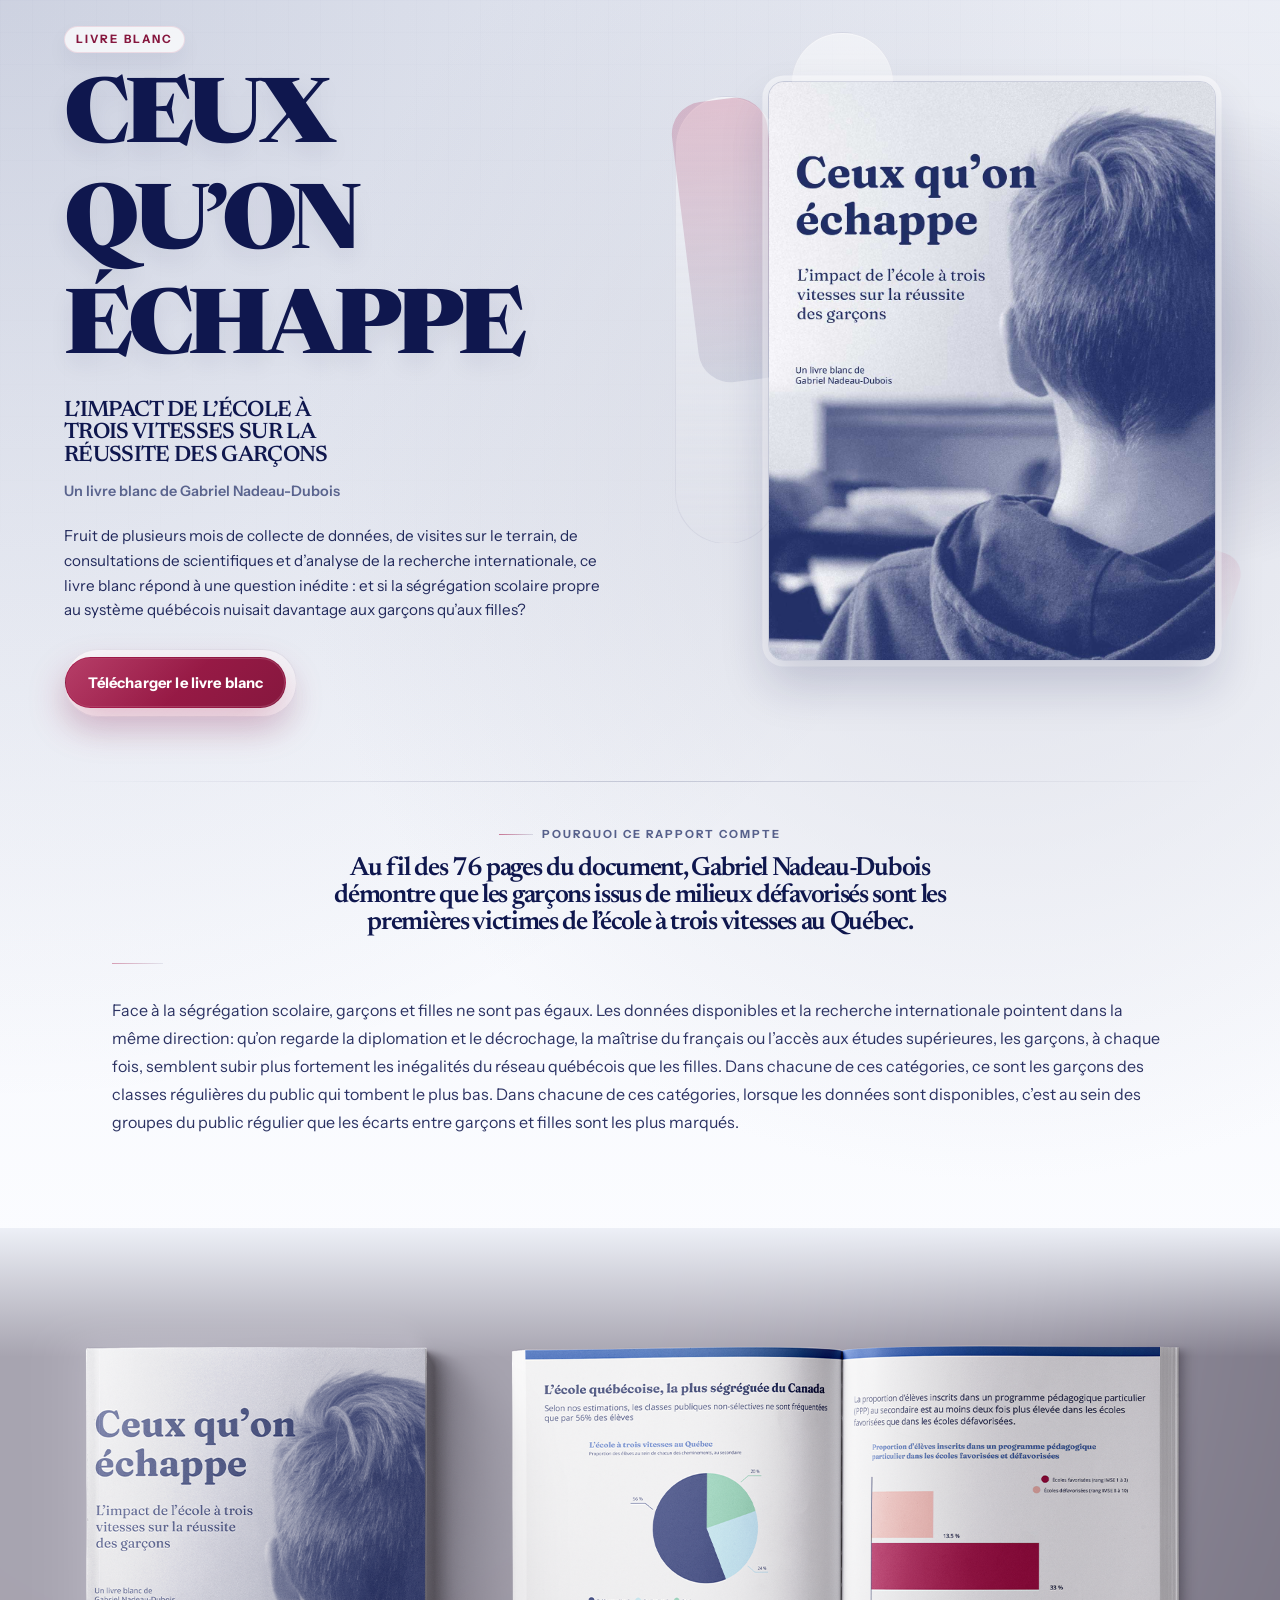
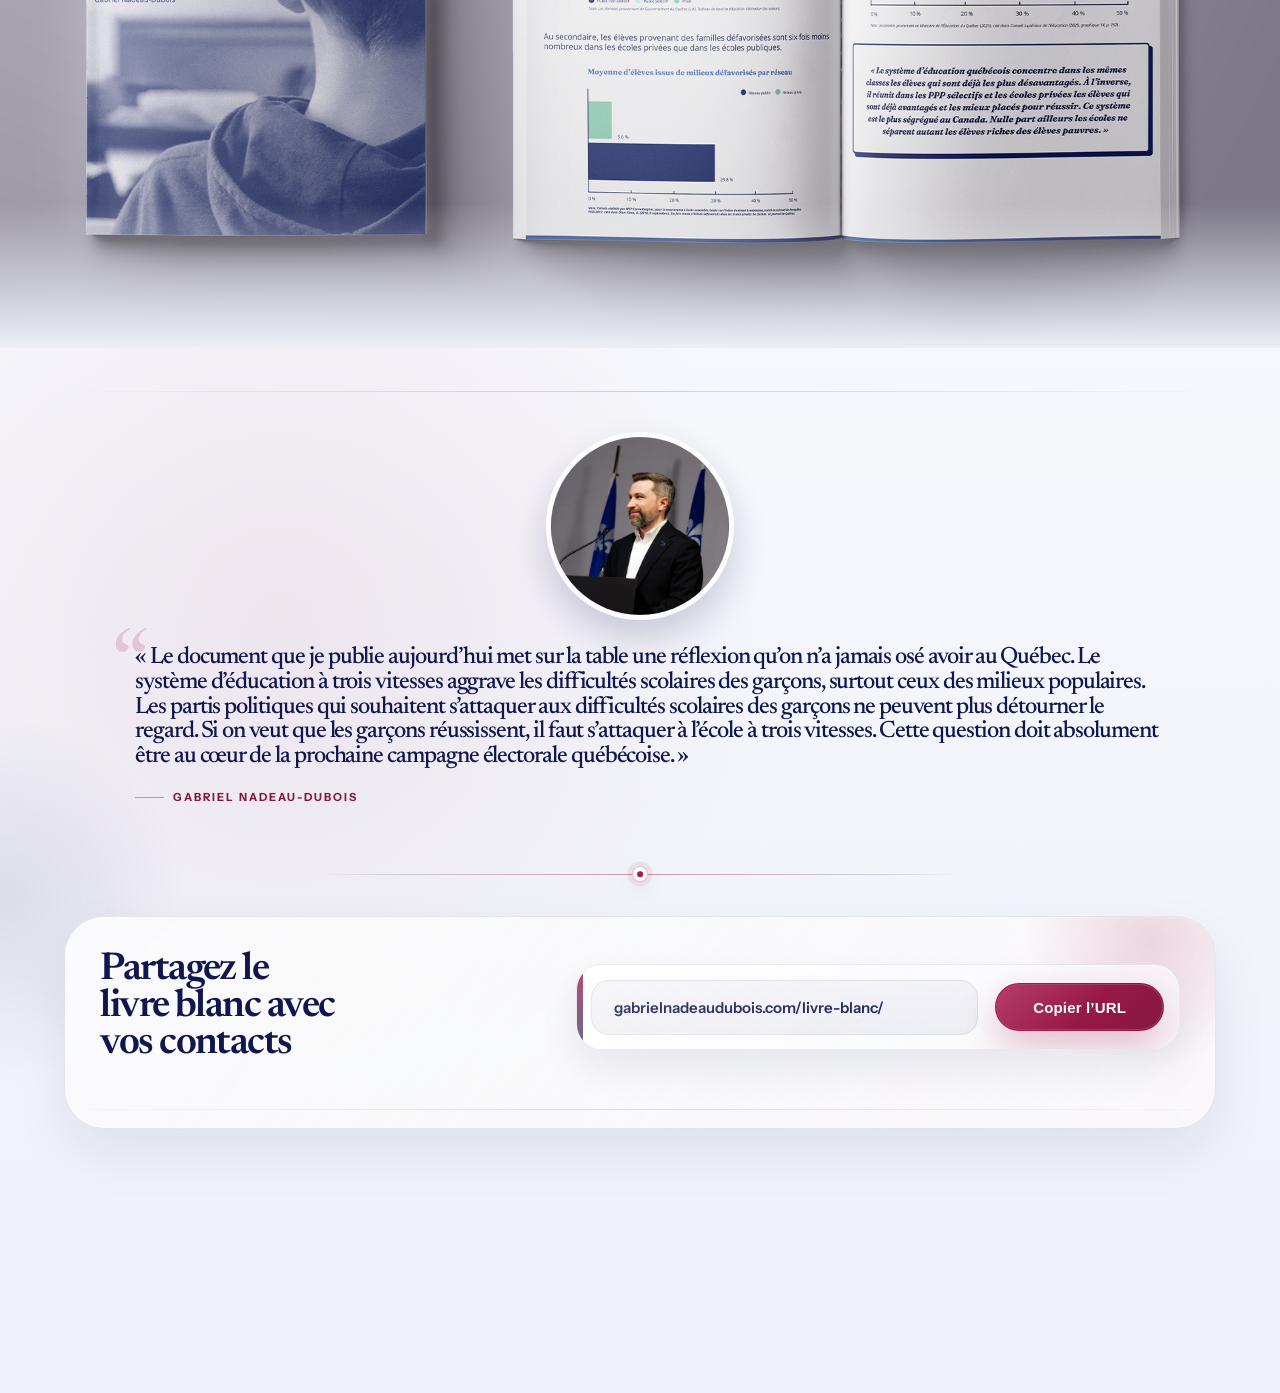
<file: livre-blanc/index.html>
<!DOCTYPE html>
<html lang="fr-CA">
<head>
  <meta charset="utf-8">
  <meta name="viewport" content="width=device-width, initial-scale=1">
  <title>Ceux qu’on échappe | Livre blanc de Gabriel Nadeau-Dubois</title>
  <meta
    name="description"
    content="Landing page de téléchargement pour le livre blanc de Gabriel Nadeau-Dubois sur l’état du système d’éducation au Québec."
  >
  <meta property="og:title" content="Ceux qu’on échappe – L'impact de l’école à trois vitesses sur la réussite des garçons">
  <meta
    property="og:description"
    content="Un livre blanc de Gabriel Nadeau-Dubois. Fruit de plusieurs mois de collecte de données, de visites sur le terrain, de consultations de scientifiques et d’analyse de la recherche internationale, ce livre blanc répond à une question inédite : et si la ségrégation scolaire propre au système québécois nuisait davantage aux garçons qu’aux filles?"
  >
  <meta property="og:type" content="website">
  <meta property="og:url" content="https://gabrielnadeaudubois.com/livre-blanc/">
  <meta property="og:image" content="https://gabrielnadeaudubois.com/livre-blanc/oglivreblanc.jpg">
  <link rel="preconnect" href="https://fonts.googleapis.com">
  <link rel="preconnect" href="https://fonts.gstatic.com" crossorigin>
  <link
    href="https://fonts.googleapis.com/css2?family=Instrument+Sans:wght@400;500;600;700;800&family=Newsreader:opsz,wght@6..72,500;6..72,600;6..72,700;6..72,800&display=swap"
    rel="stylesheet"
  >
  <link rel="stylesheet" href="styles.css">
</head>
<body data-download-url="LivreBlanc-GND.pdf">
  <!-- data-download-url pointe vers le PDF racine utilisé par tous les boutons de téléchargement. -->
  <div class="page-shell">
    <header class="hero container" id="top">
      <div class="hero__bands" aria-hidden="true">
        <span></span>
        <span></span>
        <span></span>
      </div>

      <div class="hero__content reveal">
        <p class="hero__eyebrow">Livre blanc</p>

        <h1 class="hero__title">
          <span class="hero__title-line hero__title-line--primary">CEUX QU’ON ÉCHAPPE</span>
          <span class="hero__title-line hero__title-line--secondary">L’IMPACT DE L’ÉCOLE À TROIS VITESSES SUR LA RÉUSSITE DES GARÇONS</span>
          <span class="hero__title-line hero__title-line--tertiary">Un livre blanc de Gabriel Nadeau-Dubois</span>
        </h1>

        <p class="hero__intro">
          Fruit de plusieurs mois de collecte de données, de visites sur le terrain, de consultations de scientifiques et d’analyse de la recherche internationale, ce livre blanc répond à une question inédite : et si la ségrégation scolaire propre au système québécois nuisait davantage aux garçons qu’aux filles?
        </p>

        <div class="hero__actions">
          <a class="button button--primary js-download-link" href="#details" data-download-fallback="#details">
            Télécharger le livre blanc
          </a>
        </div>
      </div>

      <div class="hero__media reveal">
        <div class="hero__cover-stage">
          <img
            class="hero__cover-image"
            src="couverture livre blanc.jpg"
            alt="Couverture du livre blanc Ceux qu’on échappe"
            width="1200"
            height="1553"
          >
        </div>
      </div>
    </header>

    <main class="container">
      <section class="narrative" id="details" aria-labelledby="details-title">
        <div class="narrative__lead reveal">
          <h2 class="section-heading" id="details-title">Pourquoi ce rapport compte</h2>
          <p>
            Au fil des 76 pages du document, Gabriel Nadeau-Dubois démontre que les garçons issus de milieux défavorisés sont les premières victimes de l’école à trois vitesses au Québec.
          </p>
        </div>

        <div class="narrative__body reveal">
          <p>
            Face à la ségrégation scolaire, garçons et filles ne sont pas égaux. Les données disponibles et la recherche internationale pointent dans la même direction: qu’on regarde la diplomation et le décrochage, la maîtrise du français ou l’accès aux études supérieures, les garçons, à chaque fois, semblent subir plus fortement les inégalités du réseau québécois que les filles. Dans chacune de ces catégories, ce sont les garçons des classes régulières du public qui tombent le plus bas. Dans chacune de ces catégories, lorsque les données sont disponibles, c’est au sein des groupes du public régulier que les écarts entre garçons et filles sont les plus marqués.
          </p>
        </div>
      </section>

      <div class="section-book-separator" aria-hidden="true"></div>

      <section class="quote-section" aria-label="Citation de Gabriel Nadeau-Dubois">
        <div class="quote-section__photo reveal">
          <figure class="portrait-frame">
            <img
              src="Gabriel Nadeau-Dubois photo.jpg"
              alt="Gabriel Nadeau-Dubois au pupitre"
              width="960"
              height="958"
              loading="lazy"
            >
          </figure>
        </div>

        <div class="quote-section__content reveal">
          <blockquote class="quote">
            <p>
              « Le document que je publie aujourd’hui met sur la table une réflexion qu’on n’a jamais osé avoir au Québec. Le système d’éducation à trois vitesses aggrave les difficultés scolaires des garçons, surtout ceux des milieux populaires. Les partis politiques qui souhaitent s’attaquer aux difficultés scolaires des garçons ne peuvent plus détourner le regard. Si on veut que les garçons réussissent, il faut s’attaquer à l’école à trois vitesses. Cette question doit absolument être au cœur de la prochaine campagne électorale québécoise. »
            </p>
          </blockquote>
          <p class="quote__attribution">Gabriel Nadeau-Dubois</p>
        </div>
      </section>

      <div class="section-separator reveal" aria-hidden="true">
        <span class="section-separator__line"></span>
      </div>

      <section class="share-section reveal" aria-labelledby="share-title">
        <div class="share-section__content">
          <h2 class="share-section__title" id="share-title">Partagez le livre blanc avec vos contacts</h2>

          <div class="share-widget" data-share-url="gabrielnadeaudubois.com/livre-blanc/">
            <div class="share-widget__url" aria-label="URL de partage">
              gabrielnadeaudubois.com/livre-blanc/
            </div>
            <button class="button button--primary button--share js-copy-share-url" type="button">
              Copier l’URL
            </button>
          </div>

          <p class="share-widget__status" aria-live="polite"></p>
        </div>
      </section>
    </main>
  </div>

  <aside class="sticky-cta" aria-label="Téléchargement du livre blanc">
    <p class="sticky-cta__text">
      <span class="sticky-cta__label">Ceux qu’on échappe</span>
      <span class="sticky-cta__subline">Un livre blanc de Gabriel Nadeau-Dubois</span>
    </p>
    <a class="button button--primary button--compact js-download-link" href="#top" data-download-fallback="#top">
      Télécharger
    </a>
  </aside>

  <script src="script.js" defer></script>
</body>
</html>
</file>
<file: livre-blanc/styles.css>
:root {
  --paper: #f6f7fb;
  --paper-strong: #dcdee7;
  --ink: #0f174e;
  --ink-soft: #202e66;
  --ink-muted: color-mix(in srgb, var(--ink-soft) 74%, var(--white));
  --white: #ffffff;
  --rose: #aa1d4e;
  --rose-deep: #86173e;
  --rose-soft: #f3d6e1;
  --rose-haze: rgba(170, 29, 78, 0.12);
  --line: color-mix(in srgb, var(--ink) 12%, var(--white));
  --line-strong: color-mix(in srgb, var(--ink) 22%, var(--white));
  --shadow-soft: 0 24px 60px rgba(15, 23, 78, 0.12);
  --shadow-strong: 0 32px 80px rgba(15, 23, 78, 0.2);
  --radius-lg: 2rem;
  --radius-md: 1.3rem;
  --radius-sm: 0.9rem;
  --font-display: "Newsreader", serif;
  --font-body: "Instrument Sans", sans-serif;
  --max-width: 72rem;
  --editorial-rail: min(100%, 66rem);
  --section-grid-left: minmax(16rem, 0.88fr);
  --section-grid-right: minmax(0, 1.12fr);
  --section-grid-gap: clamp(2rem, 4vw, 4.4rem);
  --ease-out: cubic-bezier(0.22, 1, 0.36, 1);
  --space-1: clamp(0.55rem, 0.8vw, 0.8rem);
  --space-2: clamp(0.9rem, 1.3vw, 1.25rem);
  --space-3: clamp(1.35rem, 2vw, 1.8rem);
  --space-4: clamp(2rem, 3.2vw, 2.8rem);
  --space-5: clamp(2.6rem, 5vw, 4.4rem);
}

*,
*::before,
*::after {
  box-sizing: border-box;
}

html {
  scroll-behavior: smooth;
}

body {
  margin: 0;
  min-height: 100vh;
  font-family: var(--font-body);
  color: var(--ink);
  -webkit-font-smoothing: antialiased;
  -moz-osx-font-smoothing: grayscale;
  text-rendering: optimizeLegibility;
  background:
    radial-gradient(circle at top left, rgba(32, 46, 102, 0.16), transparent 34%),
    radial-gradient(circle at 78% 16%, rgba(220, 222, 231, 0.92), transparent 26%),
    radial-gradient(circle at 22% 74%, rgba(170, 29, 78, 0.08), transparent 20%),
    linear-gradient(180deg, #eef1f8 0%, #fbfcff 42%, #eef1f8 100%);
}

::selection {
  color: var(--white);
  background: rgba(170, 29, 78, 0.88);
}

body::before {
  content: "";
  position: fixed;
  inset: 0;
  background-image:
    linear-gradient(rgba(15, 23, 78, 0.03) 1px, transparent 1px),
    linear-gradient(90deg, rgba(15, 23, 78, 0.03) 1px, transparent 1px);
  background-size: 2rem 2rem;
  mask-image: linear-gradient(180deg, rgba(0, 0, 0, 0.25), transparent 78%);
  pointer-events: none;
  z-index: 0;
}

img {
  display: block;
  max-width: 100%;
}

a {
  color: inherit;
  text-decoration: none;
}

.page-shell {
  position: relative;
  isolation: isolate;
  overflow: clip;
}

.page-shell::before,
.page-shell::after {
  content: "";
  position: absolute;
  inset: auto auto 10% -12rem;
  width: 24rem;
  height: 24rem;
  border-radius: 50%;
  background: radial-gradient(circle, rgba(32, 46, 102, 0.1), transparent 68%);
  pointer-events: none;
  z-index: -1;
}

.page-shell::after {
  inset: 6rem -10rem auto auto;
  width: 30rem;
  height: 30rem;
  background: radial-gradient(circle, rgba(15, 23, 78, 0.16), transparent 70%);
}

.container {
  width: min(var(--max-width), calc(100% - 1.5rem));
  margin: 0 auto;
}

.hero {
  position: relative;
  display: grid;
  grid-template-columns: minmax(0, 1fr) minmax(18rem, 0.95fr);
  gap: var(--section-grid-gap);
  align-items: center;
  min-height: min(100svh, 45rem);
  padding: var(--space-3) 0 var(--space-5);
}

.hero__bands {
  position: absolute;
  inset: 2rem 0 auto 53%;
  display: grid;
  grid-template-columns: repeat(3, minmax(0, 1fr));
  gap: clamp(0.45rem, 1vw, 0.8rem);
  width: min(21rem, 32vw);
  height: min(52vh, 28rem);
  pointer-events: none;
  z-index: 0;
  opacity: 0.7;
}

.hero__bands span {
  border-radius: 999px;
  border: 1px solid rgba(15, 23, 78, 0.08);
  background: linear-gradient(180deg, rgba(255, 255, 255, 0.7), rgba(220, 222, 231, 0.18));
  box-shadow: inset 0 1px 0 rgba(255, 255, 255, 0.85);
}

.hero__bands span:nth-child(1) {
  transform: translateY(4rem);
}

.hero__bands span:nth-child(2) {
  transform: translateY(0);
}

.hero__bands span:nth-child(3) {
  transform: translateY(7rem);
}

.hero__content,
.hero__media {
  position: relative;
  z-index: 1;
}

.hero__content {
  max-width: 36rem;
  padding-left: 0;
}

.hero__media {
  justify-self: end;
}

.hero__eyebrow,
.section-heading,
.quote__attribution,
.sticky-cta__label {
  letter-spacing: 0.18em;
  text-transform: uppercase;
}

.hero__eyebrow {
  display: inline-flex;
  align-items: center;
  gap: 0.45rem;
  margin: 0 0 1rem;
  padding: 0.35rem 0.7rem;
  border-radius: 999px;
  background: rgba(255, 255, 255, 0.74);
  border: 1px solid rgba(170, 29, 78, 0.12);
  font-size: 0.72rem;
  font-weight: 700;
  color: var(--rose-deep);
  box-shadow: 0 10px 22px rgba(15, 23, 78, 0.05);
}

.hero__title {
  margin: 0;
  display: grid;
  gap: 0.85rem;
}

.hero__title-line {
  display: block;
  word-break: normal;
  overflow-wrap: normal;
  hyphens: none;
}

.hero__title-line--primary {
  max-width: 8.6ch;
  font-family: var(--font-display);
  font-size: clamp(2.9rem, 7vw, 5.9rem);
  line-height: 1.18;
  font-weight: 800;
  letter-spacing: -0.06em;
  text-wrap: balance;
  text-shadow: 0 10px 24px rgba(15, 23, 78, 0.08);
}

.hero__title-line--secondary {
  max-width: 21ch;
  font-family: var(--font-display);
  font-size: clamp(1.08rem, 1.75vw, 1.9rem);
  line-height: 1.02;
  font-weight: 600;
  letter-spacing: -0.03em;
  text-wrap: balance;
}

.hero__title-line--tertiary {
  max-width: 28ch;
  font-size: clamp(0.9rem, 1.1vw, 1.02rem);
  font-weight: 600;
  color: var(--ink-muted);
}

.hero__intro {
  max-width: 34rem;
  margin: clamp(1rem, 2vw, 1.5rem) 0 0;
  font-size: clamp(0.95rem, 1.02vw, 1.04rem);
  line-height: 1.64;
  color: color-mix(in srgb, var(--ink) 92%, var(--white));
  text-wrap: pretty;
  word-break: normal;
  overflow-wrap: normal;
  hyphens: none;
}

.hero__actions {
  display: inline-flex;
  align-items: center;
  gap: 0;
  margin-top: var(--space-3);
  width: fit-content;
  max-width: 100%;
  padding: 0.45rem 0.65rem 0.45rem 0;
  border-radius: 999px;
  background: linear-gradient(135deg, rgba(255, 255, 255, 0.76), rgba(255, 255, 255, 0.4));
  border: 1px solid rgba(15, 23, 78, 0.08);
  box-shadow: 0 16px 32px rgba(15, 23, 78, 0.06);
  backdrop-filter: blur(10px);
  -webkit-backdrop-filter: blur(10px);
}

.hero__actions .button {
  min-height: 3.2rem;
  padding-inline: 1.35rem;
  font-size: 0.92rem;
}

.button {
  position: relative;
  display: inline-flex;
  align-items: center;
  justify-content: center;
  min-height: 3rem;
  padding: 0.82rem 1.25rem;
  border-radius: 999px;
  border: 1px solid transparent;
  font-size: 0.94rem;
  font-weight: 700;
  letter-spacing: 0.01em;
  transition:
    transform 220ms var(--ease-out),
    background-color 220ms var(--ease-out),
    color 220ms var(--ease-out),
    border-color 220ms var(--ease-out),
    box-shadow 220ms var(--ease-out),
    filter 220ms var(--ease-out);
  -webkit-tap-highlight-color: transparent;
}

.button::before {
  content: "";
  position: absolute;
  inset: 1px;
  border-radius: inherit;
  background: linear-gradient(135deg, rgba(255, 255, 255, 0.18), transparent 55%);
  opacity: 0.8;
  pointer-events: none;
}

.button:hover,
.button:focus-visible {
  transform: translateY(-2px);
}

.button:active {
  transform: translateY(0);
}

.button:focus-visible {
  outline: 3px solid rgba(15, 23, 78, 0.18);
  outline-offset: 4px;
}

.button--primary {
  color: var(--white);
  background: linear-gradient(135deg, var(--rose) 0%, var(--rose-deep) 100%);
  box-shadow:
    0 16px 38px rgba(170, 29, 78, 0.28),
    0 0 0 1px rgba(255, 255, 255, 0.14) inset;
}

.button--primary:hover,
.button--primary:focus-visible {
  filter: saturate(1.05);
  box-shadow:
    0 22px 42px rgba(170, 29, 78, 0.34),
    0 0 0 1px rgba(255, 255, 255, 0.16) inset;
}

.button--compact {
  min-height: 2.8rem;
  padding-inline: 1.05rem;
}

.hero__cover-stage {
  position: relative;
  width: min(100%, 32rem);
  margin-left: auto;
  padding: 0;
}

.hero__cover-stage::before {
  content: "";
  position: absolute;
  inset: 1.1rem auto auto -1.2rem;
  width: clamp(4rem, 8vw, 6rem);
  height: clamp(12rem, 22vw, 18rem);
  border-radius: 2rem;
  background: linear-gradient(180deg, rgba(170, 29, 78, 0.22), rgba(32, 46, 102, 0.1));
  transform: rotate(-7deg);
  z-index: 0;
}

.hero__cover-stage::after {
  content: "";
  position: absolute;
  inset: auto -1.1rem 1rem auto;
  width: clamp(4.5rem, 8vw, 6.5rem);
  height: clamp(4.5rem, 8vw, 6.5rem);
  border-radius: 1.35rem;
  background: linear-gradient(135deg, rgba(170, 29, 78, 0.16), rgba(255, 255, 255, 0.2));
  transform: rotate(18deg);
  z-index: 0;
}

.hero__cover-image {
  position: relative;
  z-index: 1;
  width: min(100%, 28rem);
  height: auto;
  margin-left: auto;
  border-radius: 1rem;
  border: 1px solid rgba(15, 23, 78, 0.12);
  box-shadow:
    0 24px 48px rgba(15, 23, 78, 0.18),
    0 0 0 0.35rem rgba(255, 255, 255, 0.52);
  transition:
    transform 260ms var(--ease-out),
    box-shadow 260ms var(--ease-out);
}

.hero__cover-stage:hover .hero__cover-image,
.hero__cover-stage:focus-within .hero__cover-image {
  transform: translateY(-3px);
  box-shadow: 0 24px 48px rgba(15, 23, 78, 0.2);
}

.narrative,
.quote-section {
  position: relative;
  display: grid;
  gap: var(--space-4);
  padding: var(--space-4) 0;
}

.narrative {
  isolation: isolate;
  grid-template-columns: minmax(0, 1fr);
  column-gap: 0;
  row-gap: clamp(1.1rem, 2.1vw, 1.8rem);
  justify-items: stretch;
  align-items: start;
  width: 100%;
  margin-inline: auto;
  padding-block: calc(var(--space-4) + 0.35rem) calc(var(--space-4) + 0.75rem);
}

.narrative::before,
.quote-section::before {
  content: "";
  position: absolute;
  inset: 0 0 auto;
  height: 1px;
  background: linear-gradient(90deg, transparent, rgba(15, 23, 78, 0.18), transparent);
}

.section-heading {
  margin: 0 0 1.1rem;
  font-size: 0.7rem;
  font-weight: 700;
  color: color-mix(in srgb, var(--ink-soft) 76%, var(--white));
}

.narrative__lead {
  display: grid;
  align-content: start;
  justify-items: center;
  gap: 0.95rem;
  padding: 0;
  width: var(--editorial-rail);
  margin-inline: auto;
  max-width: none;
  text-align: center;
}

.narrative__lead::before {
  content: none;
}

.narrative .section-heading {
  display: inline-flex;
  align-items: center;
  justify-self: center;
  gap: 0.55rem;
  width: fit-content;
  margin: 0;
  padding: 0;
  background: transparent;
  border: 0;
  box-shadow: none;
}

.narrative .section-heading::before {
  content: "";
  width: 2.15rem;
  height: 1px;
  background: linear-gradient(90deg, rgba(170, 29, 78, 0.58), rgba(15, 23, 78, 0.12));
}

.narrative__lead p {
  margin: 0;
  margin-inline: auto;
  max-width: 39rem;
  font-family: var(--font-display);
  font-size: clamp(1.48rem, 2.05vw, 2.05rem);
  line-height: 1.02;
  font-weight: 600;
  letter-spacing: -0.05em;
  text-wrap: pretty;
  word-break: normal;
  overflow-wrap: normal;
  hyphens: none;
}

.narrative__body {
  position: relative;
  justify-self: stretch;
  width: var(--editorial-rail);
  margin-inline: auto;
  margin-top: 0;
  padding: 1rem 0 0;
  border-radius: 0;
  background: transparent;
  border: 0;
  box-shadow: none;
  overflow: visible;
}

.narrative__body::before,
.narrative__body::after {
  content: "";
  position: absolute;
  pointer-events: none;
}

.narrative__body::before {
  left: 0;
  top: 0;
  width: clamp(2.8rem, 4vw, 4rem);
  height: 1px;
  background: linear-gradient(90deg, rgba(170, 29, 78, 0.4), rgba(15, 23, 78, 0.08));
}

.narrative__body::after {
  content: none;
}

.narrative__body p {
  position: relative;
  z-index: 1;
  margin: 0;
  max-width: none;
  padding-top: 1.02rem;
  font-size: clamp(1rem, 1.06vw, 1.1rem);
  line-height: 1.76;
  color: color-mix(in srgb, var(--ink) 88%, var(--white));
  text-wrap: pretty;
  word-break: normal;
  overflow-wrap: normal;
  hyphens: none;
}

.quote-section {
  grid-template-columns: minmax(0, 1fr);
  justify-items: stretch;
  column-gap: 0;
  row-gap: clamp(1rem, 2vw, 1.6rem);
  align-items: start;
  width: 100%;
  margin-inline: auto;
  padding-bottom: var(--space-5);
}

.quote-section__photo {
  width: min(100%, 11.5rem);
  padding-top: 0;
  justify-self: center;
  align-self: start;
  margin-inline: auto;
}

.portrait-frame {
  position: relative;
  margin: 0;
  overflow: hidden;
  aspect-ratio: 1;
  border-radius: 50%;
  border: 5px solid rgba(255, 255, 255, 0.92);
  box-shadow: 0 18px 34px rgba(15, 23, 78, 0.18);
  background: linear-gradient(160deg, rgba(15, 23, 78, 0.18), rgba(32, 46, 102, 0.08));
}

.portrait-frame::before {
  content: "";
  position: absolute;
  inset: -0.45rem;
  border-radius: 50%;
  border: 1px solid rgba(15, 23, 78, 0.14);
  z-index: -1;
}

.portrait-frame::after {
  content: none;
}

.portrait-frame img {
  width: 100%;
  height: 100%;
  aspect-ratio: 1;
  object-fit: cover;
  object-position: 58% 24%;
  filter: saturate(0.95) contrast(1.02);
}

.quote-section__content {
  width: var(--editorial-rail);
  margin-inline: auto;
  max-width: none;
  display: grid;
  justify-items: stretch;
  padding-block: 0;
}

.quote {
  width: 100%;
  margin: 0 auto;
  position: relative;
  padding-left: clamp(1rem, 1.8vw, 1.5rem);
}

.quote::before {
  content: "“";
  position: absolute;
  left: 0;
  top: -0.55rem;
  font-family: var(--font-display);
  font-size: clamp(3.5rem, 8vw, 5.8rem);
  line-height: 0.8;
  color: rgba(170, 29, 78, 0.18);
  pointer-events: none;
}

.quote p {
  margin: 0;
  max-width: 32ch;
  font-family: var(--font-display);
  font-size: clamp(1.6rem, 2.9vw, 2.7rem);
  line-height: 1.02;
  font-weight: 500;
  letter-spacing: -0.045em;
  text-wrap: balance;
  text-wrap: pretty;
  word-break: normal;
  overflow-wrap: normal;
  hyphens: none;
}

.quote__attribution {
  display: inline-flex;
  align-items: center;
  gap: 0.55rem;
  margin: 1.25rem 0 0;
  font-size: 0.7rem;
  font-weight: 700;
  color: var(--rose-deep);
}

.quote__attribution::before {
  content: "";
  width: 1.8rem;
  height: 1px;
  background: rgba(170, 29, 78, 0.45);
}

.section-book-separator {
  position: relative;
  width: 100vw;
  margin: clamp(1.25rem, 3vw, 2.4rem) calc(50% - 50vw) clamp(1.2rem, 3.4vw, 2.8rem);
  aspect-ratio: 1920 / 1080;
  overflow: hidden;
  isolation: isolate;
  background-color: #dbd8df;
  background-image: url("separator-livre-blanc.png");
  background-repeat: no-repeat;
  background-size: 100% auto;
  background-position: center center;
}

.section-book-separator::before,
.section-book-separator::after {
  content: "";
  position: absolute;
  left: 0;
  right: 0;
  pointer-events: none;
  z-index: 1;
}

.section-book-separator::before {
  top: 0;
  height: 18%;
  background: linear-gradient(180deg, rgba(238, 241, 248, 0.98), rgba(238, 241, 248, 0));
}

.section-book-separator::after {
  bottom: 0;
  height: 20%;
  background: linear-gradient(180deg, rgba(238, 241, 248, 0), rgba(238, 241, 248, 0.98));
}

.section-separator {
  position: relative;
  display: grid;
  place-items: center;
  width: 100%;
  padding: 0.35rem 0 var(--space-4);
}

.section-separator__line {
  position: relative;
  display: block;
  width: min(100%, 40rem);
  height: 1px;
  background: linear-gradient(
    90deg,
    transparent 0%,
    rgba(15, 23, 78, 0.18) 14%,
    rgba(170, 29, 78, 0.44) 50%,
    rgba(15, 23, 78, 0.18) 86%,
    transparent 100%
  );
}

.section-separator__line::before {
  content: "";
  position: absolute;
  left: 50%;
  top: 50%;
  width: 1rem;
  height: 1rem;
  border-radius: 50%;
  background: var(--white);
  border: 1px solid rgba(170, 29, 78, 0.28);
  box-shadow:
    0 0 0 0.28rem rgba(170, 29, 78, 0.08),
    0 10px 22px rgba(15, 23, 78, 0.09);
  transform: translate(-50%, -50%);
}

.section-separator__line::after {
  content: "";
  position: absolute;
  left: 50%;
  top: 50%;
  width: 0.36rem;
  height: 0.36rem;
  border-radius: 50%;
  background: var(--rose);
  transform: translate(-50%, -50%);
}

.share-section {
  position: relative;
  padding: 0 0 calc(var(--space-5) + 200px);
}

.share-section__content {
  position: relative;
  isolation: isolate;
  display: grid;
  grid-template-columns: minmax(15rem, 0.84fr) minmax(0, 1.16fr);
  align-items: center;
  column-gap: clamp(1.3rem, 3vw, 3rem);
  row-gap: 0.85rem;
  width: 100%;
  max-width: none;
  padding: clamp(1.35rem, 3vw, 2.2rem);
  border-radius: calc(var(--radius-lg) + 0.5rem);
  background:
    linear-gradient(135deg, rgba(255, 255, 255, 0.84), rgba(255, 255, 255, 0.58)),
    linear-gradient(120deg, rgba(220, 222, 231, 0.64), rgba(243, 214, 225, 0.22));
  border: 1px solid rgba(15, 23, 78, 0.09);
  box-shadow:
    0 24px 54px rgba(15, 23, 78, 0.08),
    inset 0 1px 0 rgba(255, 255, 255, 0.78);
  overflow: hidden;
}

.share-section__content::before,
.share-section__content::after {
  content: "";
  position: absolute;
  inset: auto;
  pointer-events: none;
  z-index: 0;
}

.share-section__content::before {
  top: -6.5rem;
  right: -4rem;
  width: 16rem;
  height: 16rem;
  border-radius: 50%;
  background: radial-gradient(circle, rgba(170, 29, 78, 0.16), transparent 70%);
}

.share-section__content::after {
  left: 1.35rem;
  right: 1.35rem;
  bottom: 1.15rem;
  height: 1px;
  background: linear-gradient(90deg, rgba(15, 23, 78, 0.02), rgba(15, 23, 78, 0.12), rgba(15, 23, 78, 0.02));
}

.share-section__content > * {
  position: relative;
  z-index: 1;
}

.share-section__title {
  margin: 0;
  grid-column: 1;
  align-self: center;
  max-width: 12ch;
  font-family: var(--font-display);
  font-size: clamp(1.7rem, 3vw, 2.7rem);
  line-height: 0.96;
  font-weight: 600;
  letter-spacing: -0.04em;
  white-space: normal;
  text-wrap: balance;
}

.share-widget {
  grid-column: 2;
  display: grid;
  grid-template-columns: minmax(0, 1fr) auto;
  align-items: center;
  gap: var(--space-2);
  justify-self: stretch;
  width: 100%;
  max-width: none;
  padding: 0.9rem;
  border-radius: 1.6rem;
  background: linear-gradient(135deg, rgba(255, 255, 255, 0.92), rgba(248, 249, 254, 0.72));
  border: 1px solid rgba(15, 23, 78, 0.08);
  box-shadow:
    0 18px 38px rgba(15, 23, 78, 0.08),
    inset 0 1px 0 rgba(255, 255, 255, 0.78);
  backdrop-filter: blur(12px);
  -webkit-backdrop-filter: blur(12px);
  position: relative;
  overflow: hidden;
  transition:
    transform 220ms var(--ease-out),
    box-shadow 220ms var(--ease-out),
    border-color 220ms var(--ease-out);
}

.share-widget::before {
  content: "";
  position: absolute;
  inset: 0 auto 0 0;
  width: 0.38rem;
  background: linear-gradient(180deg, var(--rose) 0%, rgba(15, 23, 78, 0.76) 100%);
  opacity: 0.92;
}

.share-widget::after {
  content: "";
  position: absolute;
  inset: 0;
  background: linear-gradient(135deg, rgba(255, 255, 255, 0.12), transparent 55%);
  pointer-events: none;
}

.share-widget:hover,
.share-widget:focus-within {
  transform: translateY(-2px);
  border-color: rgba(170, 29, 78, 0.2);
  box-shadow: 0 22px 42px rgba(15, 23, 78, 0.1);
}

.share-widget.is-copied {
  border-color: rgba(170, 29, 78, 0.24);
  box-shadow:
    0 22px 42px rgba(15, 23, 78, 0.1),
    0 0 0 0.2rem rgba(170, 29, 78, 0.08);
}

.share-widget__url {
  min-width: 0;
  padding: 1rem 1.15rem 1rem 1.35rem;
  border-radius: 1.1rem;
  background: linear-gradient(180deg, rgba(15, 23, 78, 0.04), rgba(15, 23, 78, 0.06));
  border: 1px solid rgba(15, 23, 78, 0.07);
  color: color-mix(in srgb, var(--ink) 92%, var(--white));
  font-size: clamp(0.94rem, 1.1vw, 1.02rem);
  font-weight: 600;
  line-height: 1.4;
  word-break: normal;
  overflow-wrap: break-word;
  hyphens: none;
}

.button--share {
  min-width: 10.6rem;
}

.share-widget__status {
  grid-column: 2;
  min-height: 1.2rem;
  margin: -0.15rem 0 0;
  padding-left: 0.25rem;
  font-size: 0.82rem;
  font-weight: 700;
  color: color-mix(in srgb, #aa1d4e 88%, var(--white));
}

.button--share.is-copied {
  background: linear-gradient(135deg, #86173e 0%, #6d1232 100%);
  box-shadow:
    0 18px 30px rgba(134, 23, 62, 0.28),
    0 0 0 1px rgba(255, 255, 255, 0.14) inset;
}

.sticky-cta {
  position: fixed;
  left: 50%;
  right: auto;
  width: min(calc(100% - 2rem), 38rem);
  bottom: max(1rem, env(safe-area-inset-bottom));
  display: flex;
  align-items: center;
  justify-content: space-between;
  gap: 0.75rem;
  padding: 0.72rem 0.8rem 0.72rem 0.95rem;
  border-radius: 1.15rem;
  background: rgba(15, 23, 78, 0.94);
  border: 1px solid rgba(170, 29, 78, 0.24);
  box-shadow:
    0 22px 50px rgba(15, 23, 78, 0.35),
    0 10px 30px rgba(170, 29, 78, 0.14);
  backdrop-filter: blur(14px);
  -webkit-backdrop-filter: blur(14px);
  color: var(--white);
  transform: translate(-50%, calc(100% + 2rem));
  opacity: 0;
  pointer-events: none;
  transition:
    transform 320ms var(--ease-out),
    opacity 320ms var(--ease-out);
  z-index: 15;
}

.sticky-cta.is-visible {
  transform: translate(-50%, 0);
  opacity: 1;
  pointer-events: auto;
}

.sticky-cta__text {
  display: grid;
  gap: 0.28rem;
  margin: 0;
  min-width: 0;
}

.sticky-cta__label {
  font-size: 0.62rem;
  font-weight: 800;
  color: rgba(255, 255, 255, 0.72);
}

.sticky-cta__subline {
  font-size: 0.88rem;
  font-weight: 600;
}

.reveal {
  opacity: 0;
  transform: translateY(1.5rem);
  transition:
    opacity 700ms var(--ease-out),
    transform 700ms var(--ease-out);
}

.reveal.is-visible {
  opacity: 1;
  transform: translateY(0);
}

@media (prefers-reduced-motion: reduce) {
  html {
    scroll-behavior: auto;
  }

  .button,
  .sticky-cta,
  .reveal {
    transition: none;
  }

  .reveal {
    opacity: 1;
    transform: none;
  }
}

@media (max-width: 960px) {
  .hero {
    grid-template-columns: 1fr;
    min-height: auto;
    padding-top: 1rem;
    gap: var(--space-3);
  }

  .hero__bands {
    inset: 8rem 0 auto auto;
    width: min(14rem, 40vw);
    height: 12rem;
    opacity: 0.55;
  }

  .hero__content {
    order: 1;
  }

  .hero__media {
    order: 2;
    margin-top: 0.4rem;
  }

  .hero__cover-stage {
    width: min(100%, 24rem);
    margin: 0 auto;
  }

  .hero__cover-image {
    width: min(68vw, 18rem);
  }

  .narrative,
  .quote-section {
    grid-template-columns: 1fr;
    column-gap: 0;
    gap: var(--space-3);
    justify-items: stretch;
  }

  .narrative__lead p,
  .quote p {
    max-width: 100%;
  }

  .narrative__body {
    width: 100%;
    margin-top: 0.15rem;
    padding: 1.05rem 1.05rem 1.15rem;
  }

  .section-book-separator {
    margin-top: 0.8rem;
    margin-bottom: 1rem;
    background-size: 100% auto;
  }

  .section-book-separator::before {
    height: 14%;
  }

  .section-book-separator::after {
    height: 16%;
  }

  .share-section__content {
    grid-template-columns: 1fr;
    column-gap: 0;
    row-gap: var(--space-2);
    max-width: 100%;
    padding: 1.2rem;
    border-radius: 1.8rem;
  }

  .share-section__title,
  .share-widget,
  .share-widget__status {
    grid-column: auto;
  }

  .share-section__content::after {
    left: 1.2rem;
    right: 1.2rem;
    bottom: 1rem;
  }
}

@media (max-width: 640px) {
  .container {
    width: min(var(--max-width), calc(100% - 1rem));
  }

  .hero__bands {
    display: none;
  }

  .narrative {
    padding-block: var(--space-3) var(--space-4);
    width: 100%;
  }

  .narrative__lead {
    gap: 0.8rem;
    padding: 0;
  }

  .hero__title-line--primary {
    max-width: 8.8ch;
    font-size: clamp(2.4rem, 12vw, 3.8rem);
    text-shadow: none;
  }

  .hero__title-line--secondary {
    max-width: 100%;
    font-size: clamp(0.98rem, 5vw, 1.28rem);
  }

  .hero__intro {
    font-size: 0.94rem;
    line-height: 1.58;
  }

  .hero__actions {
    align-items: stretch;
    width: 100%;
    padding: 0.5rem;
    border-radius: 1.2rem;
  }

  .button {
    width: 100%;
  }

  .hero__cover-stage {
    width: min(100%, 32rem);
  }

  .hero__cover-image {
    width: min(100%, 29rem);
  }

  .narrative .section-heading {
    gap: 0.45rem;
  }

  .narrative .section-heading::before {
    width: 1.35rem;
  }

  .narrative__lead p {
    max-width: 100%;
    font-size: clamp(1.32rem, 6.8vw, 1.84rem);
    line-height: 1.02;
  }

  .narrative__body {
    width: 100%;
    padding: 0.9rem 0 0;
  }

  .narrative__body::before {
    left: 0;
    top: 0;
    width: 2.4rem;
  }

  .narrative__body p {
    padding-top: 0.78rem;
    font-size: 1.02rem;
    line-height: 1.68;
  }

  .section-book-separator {
    margin-top: 0.6rem;
    margin-bottom: 0.85rem;
    background-size: 100% auto;
  }

  .portrait-frame {
    border-width: 4px;
  }

  .quote-section__photo {
    width: min(100%, 11.5rem);
    margin-inline: auto;
  }

  .quote-section__content {
    max-width: 100%;
    padding-top: 0.25rem;
  }

  .quote {
    padding-left: 0.8rem;
  }

  .quote::before {
    top: -0.25rem;
    font-size: 3.2rem;
  }

  .share-section {
    padding-bottom: calc(var(--space-5) + 200px);
  }

  .section-separator {
    padding: 0.25rem 0 var(--space-3);
  }

  .section-separator__line {
    width: min(100%, 18rem);
  }

  .share-section__title {
    max-width: 100%;
    white-space: normal;
  }

  .share-widget {
    grid-template-columns: 1fr;
    align-items: stretch;
    gap: 0.7rem;
    padding: 0.7rem;
    border-radius: 1.35rem;
  }

  .share-widget__url {
    padding: 0.95rem 1rem;
    font-size: 0.94rem;
  }

  .button--share {
    width: 100%;
    min-width: 0;
  }

  .sticky-cta {
    width: min(calc(100% - 2rem), 24rem);
    flex-direction: column;
    align-items: stretch;
  }

  .sticky-cta__text {
    gap: 0.2rem;
  }
}

@media (min-width: 961px) {
  .narrative {
    max-width: none;
  }

  .quote-section {
    align-items: center;
  }

  .narrative__lead,
  .narrative__body,
  .quote-section__content {
    width: var(--editorial-rail);
  }

  .narrative__lead p {
    max-width: 42rem;
  }

  .quote-section__photo {
    width: min(100%, 11.75rem);
    align-self: center;
  }

  .quote-section__content {
    justify-items: stretch;
  }

  .quote {
    max-width: 100%;
  }

  .quote p {
    max-width: none;
    font-size: clamp(1.4rem, 1.85vw, 2.05rem);
    line-height: 1.05;
  }

  .quote__attribution {
    justify-self: start;
    padding-left: clamp(1rem, 1.8vw, 1.5rem);
  }
}
</file>
